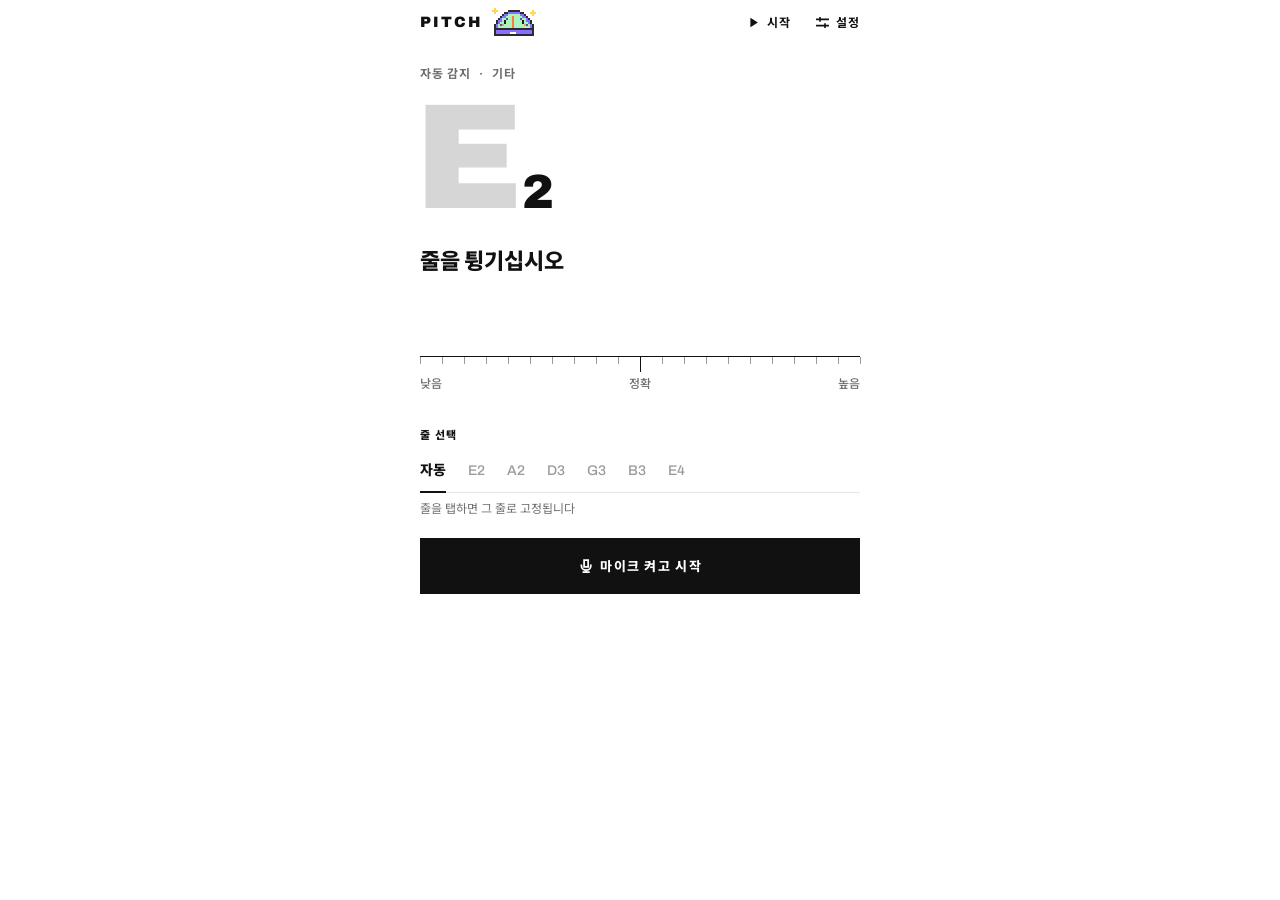
<file: index.html>
<!DOCTYPE html>
<html lang="ko">
<head>
<meta charset="utf-8">
<meta name="viewport" content="width=device-width, initial-scale=1, viewport-fit=cover">
<title>Pitch</title>
<link rel="manifest" href="manifest.webmanifest">
<link rel="icon" type="image/svg+xml" href="/design/shared/icons/pitch.svg">
<!-- apple-touch-icon: scripts/build.js가 빌드 때 design/shared/icons/apple-touch-icon.datauri.txt의 data 주소를 넣는다 -->
<link rel="apple-touch-icon" sizes="180x180" href="__APPLE_TOUCH_ICON__">
<meta name="apple-mobile-web-app-capable" content="yes">
<meta name="apple-mobile-web-app-title" content="Pitch">
<meta name="apple-mobile-web-app-status-bar-style" content="default">
<meta name="theme-color" content="#FFFFFF">
<link rel="preconnect" href="https://fonts.googleapis.com">
<link rel="preconnect" href="https://fonts.gstatic.com" crossorigin>
<link rel="stylesheet" href="https://fonts.googleapis.com/css2?family=Archivo:wght@400;500;700;800;900&family=Noto+Sans+KR:wght@400;500;700;900&display=swap">
<link rel="stylesheet" href="/design/shared/tokens.css">
<script src="/design/shared/symbols.js" defer></script>
<style>
/* Pitch: 공통 토큰(design/shared/tokens.css) 위에 얹는 화면 전용 스타일 */
*,*::before,*::after{box-sizing:border-box}
html{background:var(--pf-white)}
body{-webkit-tap-highlight-color:transparent}
button{font:inherit;color:inherit;border-radius:0;cursor:pointer}
.app{max-width:480px;min-height:100vh;margin:0 auto;display:flex;flex-direction:column;
  padding-bottom:max(20px,env(safe-area-inset-bottom,0px))}

/* 제목 블록: 보조 라벨 + 음 이름 */
/* 음 이름 블록: 제목 줄이 아니라 큰 글자라서 공통 .pf-titleblock(제목 왼쪽, 보조 라벨 오른쪽, CHANGELOG 009)을 쓰지 않고 기존 모양을 유지한다 */
.noteblock{display:flex;flex-direction:column;gap:10px;padding:24px 0 6px}
.note{font:900 150px/.9 var(--pf-font);letter-spacing:-.04em;color:#D6D6D6;margin-left:-.04em;transition:color .15s}
.note .oct{font:900 48px/1 var(--pf-font);letter-spacing:0;color:var(--pf-black);margin-left:6px}
.readout[data-state="good"] .note{color:var(--pf-black)}
.guide{margin-top:18px;font:800 22px/1.2 var(--pf-font);min-height:1.2em}
.sub{margin-top:6px;font:var(--pf-sub);color:var(--pf-gray);min-height:1.4em;font-variant-numeric:tabular-nums}

/* 음정 막대: 검은 기준선, 5% 간격 눈금, 현재 음정은 Ember 세로 막대 */
.meter{position:relative;height:92px;margin-top:14px}
.meter .ember{position:absolute;top:0;height:44px;width:9px;margin-left:-4.5px;left:50%;background:var(--pf-ember);transition:opacity .2s}
.readout[data-state="idle"] .meter .ember{opacity:0}
.meter .base{position:absolute;left:0;right:0;top:44px;height:1px;background:var(--pf-black)}
.meter .tick{position:absolute;top:45px;width:1px;height:7px;background:var(--pf-mute)}
.meter .tick.mid{height:15px;background:var(--pf-black)}
.meter .lab{position:absolute;top:66px;font:500 12px/1 var(--pf-font);color:var(--pf-gray)}
.meter .lab.c{left:50%;transform:translateX(-50%)}
.readout[data-state="good"] .meter .lab.c{font-weight:800;color:var(--pf-black)}

/* 줄 선택 탭 */
.pf-tab.hit{font-weight:800;color:var(--pf-black)}
.hint{margin-top:8px;font:var(--pf-sub);color:var(--pf-gray);min-height:1.4em}

#startBtn{display:none;margin-top:20px}
body[data-run="0"] #startBtn{display:block}
.err{font:700 13px/1.4 var(--pf-font);margin-top:10px;min-height:1.4em}

/* 설정 시트: 상단 직선 + 검정 2px 선, 뒤 배경은 --pf-dim */
.scrim{position:fixed;inset:0;background:var(--pf-dim);display:flex;align-items:flex-end;justify-content:center;z-index:10}
.scrim[hidden]{display:none}
.sheet{width:100%;max-width:480px;max-height:100vh;overflow:auto;padding-bottom:calc(34px + env(safe-area-inset-bottom,0px))}
.sheet-head{display:flex;align-items:center;justify-content:space-between;min-height:var(--pf-touch)}
.sheet-head h2{font:var(--pf-heading);letter-spacing:-.02em;margin:0}
.inst{width:100%;border:0;background:none;text-align:left}
.inst .nm{font:800 16px/1.2 var(--pf-font)}
.inst .box{width:10px;height:10px;margin-left:auto;box-shadow:inset 0 0 0 1px var(--pf-black)}
.inst[aria-pressed="true"] .box{background:var(--pf-black)}
.refline{display:flex;align-items:center;justify-content:space-between;min-height:var(--pf-row)}
.refline .pf-action{font-size:22px;font-weight:700;letter-spacing:0}
.refline output{font:900 34px/1 var(--pf-font);letter-spacing:-.02em;font-variant-numeric:tabular-nums}
.refnote{margin:8px 0 0;font:400 13px/1.5 var(--pf-font);color:var(--pf-gray)}
.sheet .pf-btn-primary{margin-top:28px}
button:focus-visible{outline:2px solid var(--pf-black);outline-offset:2px}
</style>
</head>
<body data-run="0">
<main class="pf-screen app readout" id="readout" data-state="idle">
  <header class="pf-header">
    <div class="pf-topbar">
      <span class="pf-brand">
        <span class="pf-wordmark">Pitch</span>
        <picture>
          <source srcset="/design/shared/characters/pitch-still.png" media="(prefers-reduced-motion: reduce)">
          <img class="pf-brand-character" src="/design/shared/characters/pitch.gif" alt="" width="44" height="28">
        </picture>
      </span>
      <div class="pf-actions">
        <button class="pf-action" id="runBtn"><pf-sym name="play"></pf-sym>시작</button>
        <button class="pf-action" id="gearBtn"><pf-sym name="settings"></pf-sym>설정</button>
      </div>
    </div>
  </header>

  <div class="noteblock">
    <div class="pf-eyebrow" id="eyebrow"></div>
    <div class="note" id="note">E<span class="oct">2</span></div>
  </div>
  <div class="guide" id="status" aria-live="polite">줄을 튕기십시오</div>
  <div class="sub" id="hz"></div>
  <div class="meter" aria-hidden="true" id="meter">
    <div class="base"></div>
    <div class="ember" id="ember"></div>
    <span class="lab" style="left:0">낮음</span><span class="lab c">정확</span><span class="lab" style="right:0">높음</span>
  </div>

  <div class="pf-label"><span>줄 선택</span></div>
  <div class="pf-tabs" id="tabs" role="tablist" aria-label="줄 선택"></div>
  <div class="hint" id="hint"></div>

  <button class="pf-btn-primary" id="startBtn"><pf-sym name="mic"></pf-sym>마이크 켜고 시작</button>
  <div class="err" id="err"></div>
</main>

<div class="pf-update pf-no-tabbar" id="update" role="status" hidden>
  <span class="pf-update-text">새 버전이 있습니다</span>
  <button type="button" class="pf-update-later" id="updateLater">나중에</button>
  <button type="button" class="pf-update-reload" id="updateReload"><pf-sym name="refresh"></pf-sym>새로고침</button>
</div>

<div class="scrim" id="scrim" hidden>
  <div class="pf-sheet sheet" role="dialog" aria-modal="true" aria-label="설정">
    <div class="sheet-head">
      <h2>설정</h2>
      <button class="pf-action" id="closeBtn"><pf-sym name="close"></pf-sym>닫기</button>
    </div>
    <div class="pf-label"><span>악기 선택</span></div>
    <div class="pf-list">
      <button class="pf-row inst" data-inst="guitar" aria-pressed="true"><span class="nm">기타</span><span class="pf-row-sub">6현 · E A D G B E</span><i class="box"></i></button>
      <button class="pf-row inst" data-inst="bass" aria-pressed="false"><span class="nm">베이스</span><span class="pf-row-sub">4현 · E A D G</span><i class="box"></i></button>
    </div>
    <div class="pf-label"><span>기준음 (A4)</span></div>
    <div class="refline">
      <button class="pf-action" id="refDown" aria-label="기준음 낮추기">−</button>
      <output id="refVal">440Hz</output>
      <button class="pf-action" id="refUp" aria-label="기준음 높이기"><pf-sym name="plus"></pf-sym></button>
    </div>
    <p class="refnote">피아노 등 다른 악기와 음높이를 맞출 때만 바꿉니다. 보통은 440Hz 그대로 두면 됩니다.</p>
    <button class="pf-btn-primary" id="doneBtn">완료</button>
  </div>
</div>

<script>
const TUNINGS = {
  guitar: { minF: 70, maxF: 400, strings: [
    {n:'E',o:2,m:40,g:5},{n:'A',o:2,m:45,g:4},{n:'D',o:3,m:50,g:4},
    {n:'G',o:3,m:55,g:3},{n:'B',o:3,m:59,g:2},{n:'E',o:4,m:64,g:2}]},
  bass: { minF: 35, maxF: 120, strings: [
    {n:'E',o:1,m:28,g:7},{n:'A',o:1,m:33,g:6},{n:'D',o:2,m:38,g:5},{n:'G',o:2,m:43,g:4}]}
};
const INST_NAME = { guitar:'기타', bass:'베이스' };
const IN_TUNE = 3;      // ±센트
const GATE_RMS = 0.008; // 이하 무음 처리
const HOLD_MS = 900;

const $ = id => document.getElementById(id);
const store = {
  get(k,d){ try{ const v = localStorage.getItem('tuner.'+k); return v===null?d:JSON.parse(v);}catch(e){return d;} },
  set(k,v){ try{ localStorage.setItem('tuner.'+k, JSON.stringify(v)); }catch(e){} }
};

let inst = store.get('inst','guitar');
let a4 = store.get('a4',440);
let auto = true, locked = 0;
let ctx=null, analyser=null, stream=null, buf=null, raf=0, wake=null;
let hist=[], smooth=null, curIdx=-1, lastHeard=0, frame=0;
let autoTab=null, tabEls=[];

// 음정 막대: 5% 간격 눈금(±50센트를 0-100%로 매핑, 중앙은 길게)
(function(){
  const m=$('meter');
  for(let i=0;i<=20;i++){
    const t=document.createElement('i'); t.className='tick'+(i===10?' mid':'');
    t.style.left=(i*5)+'%'; m.appendChild(t);
  }
})();

// 막대의 Ember 표시: 스프링-댐퍼 관성 (감지 로직과 분리, 목표 센트만 받음)
const emberEl=$('ember');
const reduceMotion=matchMedia('(prefers-reduced-motion:reduce)');
let nPos=0, nVel=0, nTarget=0, nRaf=0, nLast=0;
function renderNeedle(){ emberEl.style.left=(50+Math.max(-50,Math.min(50,nPos))).toFixed(2)+'%'; }
function stepNeedle(t){
  const dt=Math.min(0.05,(t-nLast)/1000||0.016); nLast=t;
  const K=70, C=9.5; // 약한 부족감쇠: 살짝 넘쳤다가 안착
  nVel+=(K*(nTarget-nPos)-C*nVel)*dt;
  nPos+=nVel*dt;
  if(nPos>56){ nPos=56; nVel=-nVel*0.3; } else if(nPos<-56){ nPos=-56; nVel=-nVel*0.3; }
  renderNeedle();
  if(Math.abs(nTarget-nPos)<0.05&&Math.abs(nVel)<0.1){ nPos=nTarget; nVel=0; renderNeedle(); nRaf=0; return; }
  nRaf=requestAnimationFrame(stepNeedle);
}
function setNeedle(c){
  nTarget=Math.max(-50,Math.min(50,c));
  if(reduceMotion.matches){ nPos=nTarget; nVel=0; renderNeedle(); return; }
  if(!nRaf){ nLast=performance.now(); nRaf=requestAnimationFrame(stepNeedle); }
}
renderNeedle();

const freqOf = m => a4 * Math.pow(2,(m-69)/12);

// 줄 선택 탭: 자동 + 각 줄 (줄을 고르면 그 줄로 고정, 같은 탭을 다시 누르면 자동으로 복귀)
function renderStrings(){
  const box=$('tabs'); box.textContent=''; tabEls=[];
  const list=TUNINGS[inst].strings;
  const mk=(label,onclick)=>{
    const b=document.createElement('button');
    b.className='pf-tab'; b.setAttribute('role','tab'); b.textContent=label; b.onclick=onclick;
    box.appendChild(b); return b;
  };
  autoTab=mk('자동',()=>{ if(!auto){ auto=true; syncAuto(); setActive(-1); } });
  autoTab.setAttribute('aria-label','자동 감지');
  list.forEach((s,i)=>{
    const t=mk(`${s.n}${s.o}`,()=>{
      if(!auto&&locked===i){ auto=true; syncAuto(); setActive(-1); return; }
      auto=false; locked=i; showNote(s); syncAuto(); setActive(i);
    });
    t.setAttribute('aria-label',`${s.n}${s.o} 줄`);
    tabEls[i]=t;
  });
  document.querySelectorAll('.inst').forEach(x=>x.setAttribute('aria-pressed',x.dataset.inst===inst));
  showNote(list[0]);
  syncAuto();
  setActive(auto?-1:locked);
}
function refreshTabs(){
  if(!autoTab) return;
  autoTab.setAttribute('aria-selected',auto);
  tabEls.forEach((el,k)=>{
    el.setAttribute('aria-selected',!auto&&k===locked);
    el.classList.toggle('hit',auto&&k===curIdx);
  });
}
function setActive(i){ curIdx=i; refreshTabs(); }
function renderEyebrow(){
  const s=TUNINGS[inst].strings[locked];
  const live=auto&&document.body.dataset.run==='1';
  $('eyebrow').innerHTML=`<span class="${live?'pf-now':''}">${auto?'자동 감지':`${s.n}${s.o} 고정`}</span><span aria-hidden="true">·</span><span>${INST_NAME[inst]}</span>`;
}
function syncAuto(){
  $('hint').textContent = auto ? '줄을 탭하면 그 줄로 고정됩니다' : '고정한 줄을 다시 탭하거나 자동을 탭하면 자동 감지로 돌아갑니다';
  renderEyebrow();
  setActive(auto?curIdx:locked);
}
function showNote(s){ $('note').innerHTML=`${s.n}<span class="oct">${s.o}</span>`; }
function setRef(v){
  a4=Math.max(430,Math.min(450,v)); store.set('a4',a4);
  $('refVal').textContent=a4+'Hz';
}
function syncRun(){
  const on=document.body.dataset.run==='1';
  $('runBtn').innerHTML = on ? '<pf-sym name="stop"></pf-sym>정지' : '<pf-sym name="play"></pf-sym>시작';
  renderEyebrow();
}

document.querySelectorAll('.inst').forEach(b=>b.onclick=()=>{
  inst=b.dataset.inst; store.set('inst',inst); locked=0; smooth=null; hist=[]; auto=true; renderStrings();
});
$('refDown').onclick=()=>setRef(a4-1);
$('refUp').onclick=()=>setRef(a4+1);
$('startBtn').onclick=start;
$('runBtn').onclick=()=> ctx ? stop() : start();
const sheet=$('scrim');
const openSheet=()=>{ sheet.hidden=false; $('closeBtn').focus(); };
const closeSheet=()=>{ sheet.hidden=true; $('gearBtn').focus(); };
$('gearBtn').onclick=openSheet;
$('doneBtn').onclick=closeSheet;
$('closeBtn').onclick=closeSheet;
sheet.addEventListener('click',e=>{ if(e.target===sheet) closeSheet(); });
document.addEventListener('keydown',e=>{ if(e.key==='Escape'&&!sheet.hidden) closeSheet(); });

// YIN 음정 감지
function yin(x, sr, minF, maxF){
  const maxTau=Math.min(Math.floor(sr/minF), x.length>>1);
  const minTau=Math.max(2,Math.floor(sr/maxF));
  const W=x.length-maxTau;
  const d=new Float32Array(maxTau+1);
  for(let tau=1;tau<=maxTau;tau++){
    let s=0;
    for(let j=0;j<W;j++){ const v=x[j]-x[j+tau]; s+=v*v; }
    d[tau]=s;
  }
  // 누적 평균 정규화
  let run=0; d[0]=1;
  for(let tau=1;tau<=maxTau;tau++){ run+=d[tau]; d[tau]=run?d[tau]*tau/run:1; }
  let tau=-1;
  for(let t=minTau;t<maxTau;t++){
    if(d[t]<0.15){ while(t+1<maxTau&&d[t+1]<d[t]) t++; tau=t; break; }
  }
  if(tau<0) return -1;
  const a=d[tau-1], b=d[tau], c=d[tau+1];
  const den=a+c-2*b;
  const better = den ? tau + (a-c)/(2*den) : tau;
  return sr/better;
}

function tick(){
  raf=requestAnimationFrame(tick);
  if((frame++)&1) return; // 약 30fps
  analyser.getFloatTimeDomainData(buf);
  let rms=0; for(let i=0;i<buf.length;i++) rms+=buf[i]*buf[i];
  rms=Math.sqrt(rms/buf.length);
  const now=performance.now();
  const T=TUNINGS[inst];
  let f=-1;
  if(rms>GATE_RMS) f=yin(buf,ctx.sampleRate,T.minF,T.maxF);
  if(f>0){
    hist.push(f); if(hist.length>5) hist.shift();
    const med=[...hist].sort((p,q)=>p-q)[hist.length>>1];
    let idx=locked;
    if(auto){
      let best=1e9;
      T.strings.forEach((s,i)=>{ const c=Math.abs(1200*Math.log2(med/freqOf(s.m))); if(c<best){best=c;idx=i;} });
    }
    if(idx!==curIdx){ smooth=null; setActive(idx); }
    const s=T.strings[idx];
    const cents=1200*Math.log2(med/freqOf(s.m));
    smooth = smooth===null ? cents : smooth*0.7+cents*0.3;
    lastHeard=now;
    draw(s,smooth,med);
  } else if(now-lastHeard>HOLD_MS){
    idle();
  }
}
function draw(s,c,f){
  showNote(s);
  setNeedle(c);
  const r=Math.round(c);
  const good=Math.abs(c)<=IN_TUNE;
  const near=Math.abs(c)<=10; // 10센트 이내는 "조금"
  $('readout').dataset.state = good ? 'good' : (near ? 'near' : 'off');
  $('status').textContent = good ? '정확' : (r<0 ? `${near?'조금 ':''}낮음` : `${near?'조금 ':''}높음`);
  $('hz').textContent = `${good?'':(r>0?'+':'−')+Math.abs(r)+'센트 · '}${f.toFixed(1)}Hz, 목표 ${freqOf(s.m).toFixed(1)}Hz`;
}
function idle(){
  if($('readout').dataset.state==='idle') return;
  $('readout').dataset.state='idle';
  $('status').textContent='줄을 튕기십시오';
  $('hz').textContent='';
  hist=[]; smooth=null; setNeedle(0);
  if(auto) setActive(-1);
}

async function start(){
  $('err').textContent='';
  try{
    stream=await navigator.mediaDevices.getUserMedia({audio:{echoCancellation:false,noiseSuppression:false,autoGainControl:false}});
  }catch(e){
    $('err').textContent = e && e.name==='NotAllowedError'
      ? '마이크 권한이 꺼져 있습니다. 브라우저 설정에서 이 페이지의 마이크를 허용한 뒤 다시 시작하십시오.'
      : '마이크를 열 수 없습니다. 다른 앱이 마이크를 쓰고 있지 않은지 확인하십시오.';
    return;
  }
  ctx=new (window.AudioContext||window.webkitAudioContext)();
  if (ctx.state === 'suspended') await ctx.resume();
  const src=ctx.createMediaStreamSource(stream);
  analyser=ctx.createAnalyser(); analyser.fftSize=4096;
  src.connect(analyser);
  buf=new Float32Array(analyser.fftSize);
  try{ wake=await navigator.wakeLock?.request('screen'); }catch(e){}
  document.body.dataset.run='1'; syncRun();
  $('status').textContent='줄을 튕기십시오';
  tick();
}
function stop(){
  cancelAnimationFrame(raf);
  stream?.getTracks().forEach(t=>t.stop());
  ctx?.close(); ctx=null;
  try{ wake?.release(); }catch(e){} wake=null;
  document.body.dataset.run='0'; syncRun();
  idle();
}

// 새 버전 알림: /version.json과 이 파일에 들어 있는 APP_VERSION을 비교한다.
const APP_VERSION = '__APP_VERSION__'; // 배포 빌드에서 scripts/write-version.js가 커밋 SHA로 바꾼다
(function(){
  const bar=$('update');
  const KEY='pitch.updateLater';
  let later=''; try{ later=sessionStorage.getItem(KEY)||''; }catch(e){}
  let latest='';
  async function check(){
    if(APP_VERSION.startsWith('__')) return; // 빌드에서 값이 주입되지 않은 환경(로컬 등)은 비교하지 않는다
    try{
      const r=await fetch('/version.json',{cache:'no-store'});
      if(!r.ok) return;
      const v=(await r.json()).version;
      if(typeof v!=='string'||!v) return;
      latest=v;
      bar.hidden=!(v!==APP_VERSION&&v!==later);
    }catch(e){ /* 오프라인이거나 받지 못하면 아무것도 띄우지 않는다 */ }
  }
  $('updateLater').onclick=()=>{
    later=latest; bar.hidden=true;
    try{ sessionStorage.setItem(KEY,later); }catch(e){}
  };
  $('updateReload').onclick=async()=>{
    try{
      const reg='serviceWorker' in navigator ? await navigator.serviceWorker.getRegistration() : null;
      if(reg){
        await reg.update();
        if(reg.waiting) reg.waiting.postMessage('skipWaiting');
        const w=reg.installing||reg.waiting;
        if(w&&w.state!=='activated'){
          await new Promise(res=>{
            w.addEventListener('statechange',()=>{ if(w.state==='activated'||w.state==='redundant') res(); });
            setTimeout(res,3000);
          });
        }
      }
    }catch(e){}
    location.reload();
  };
  check();                                                        // 앱이 열릴 때
  document.addEventListener('visibilitychange',()=>{ if(document.visibilityState==='visible') check(); }); // 앱으로 돌아올 때
  setInterval(check,5*60*1000);                                   // 5분마다
})();

setRef(a4);
renderStrings();
syncRun();
if('serviceWorker' in navigator){ navigator.serviceWorker.register('sw.js').catch(()=>{}); }
</script>
</body>
</html>
</file>
<file: design/shared/tokens.css>
/* Personal App Family: 공통 디자인 토큰 v1
   폰트 로드 (index.html <head>):
   <link rel="stylesheet" href="https://fonts.googleapis.com/css2?family=Archivo:wght@400;500;700;800;900&family=Noto+Sans+KR:wght@400;500;700;900&family=IBM+Plex+Mono:wght@400;600;700&display=swap">
*/
:root {
  /* Color */
  --pf-black: #111111;      /* 글자, 주 버튼, 섹션 시작선, 아이콘 바탕 */
  --pf-white: #FFFFFF;      /* 화면 바탕 */
  --pf-gray: #6E6E6E;       /* 보조 텍스트 */
  --pf-mute: #9A9A9A;       /* 비활성 탭 */
  --pf-line: #E6E6E6;       /* 목록 구분선 */
  --pf-ember: #FF7A3D;      /* 지금, 오늘, 현재 상태 표시 전용 */
  --pf-info-red: #D7262E;   /* 정보 색 예외 (버스 노선 등) */
  --pf-dim: rgba(17, 17, 17, 0.35); /* 시트 뒤 배경 */

  /* Type */
  --pf-font: 'Archivo', 'Noto Sans KR', system-ui, sans-serif;
  --pf-mono: 'IBM Plex Mono', ui-monospace, monospace; /* 타브 악보처럼 글자 정렬이 필요한 곳만 */
  --pf-wordmark: 900 15px/1 var(--pf-font);   /* 대문자, letter-spacing 0.14em */
  --pf-title: 900 44px/1.02 var(--pf-font);   /* letter-spacing -0.035em */
  --pf-heading: 900 30px/1.1 var(--pf-font);  /* 시트 제목, 빈 상태 제목 */
  --pf-body: 500 16px/1.4 var(--pf-font);
  --pf-sub: 400 12px/1.4 var(--pf-font);
  --pf-label: 800 11px/1 var(--pf-font);      /* letter-spacing 0.12em */
  --pf-action: 700 12px/1 var(--pf-font);     /* 텍스트 버튼, letter-spacing 0.08em */

  /* Layout */
  --pf-side: 20px;          /* 화면 좌우 여백 */
  --pf-top: 54px;           /* 상단 안전영역 아래 시작 */
  --pf-touch: 44px;         /* 최소 터치 영역 */
  --pf-row: 52px;           /* 목록 행 최소 높이 */
  --pf-radius: 0;           /* 모서리 없음 */
  --pf-tabbar: 80px;
}

body { margin: 0; background: var(--pf-white); color: var(--pf-black); font: var(--pf-body); }

.pf-screen { padding: var(--pf-top) var(--pf-side) calc(var(--pf-tabbar) + 24px); }

/* 상단 바: 대문자 앱 이름 + 텍스트 버튼 */
.pf-topbar { height: var(--pf-touch); display: flex; align-items: center; justify-content: space-between; }
.pf-wordmark { font: var(--pf-wordmark); letter-spacing: 0.14em; text-transform: uppercase; }
.pf-action { min-width: var(--pf-touch); height: var(--pf-touch); padding: 0 2px; border: 0; background: none; font: var(--pf-action); letter-spacing: 0.08em; color: var(--pf-black); }

/* 제목 블록 */
.pf-titleblock { padding: 36px 0 28px; display: flex; flex-direction: column; gap: 10px; }
.pf-eyebrow { font: 700 12px/1 var(--pf-font); letter-spacing: 0.08em; color: var(--pf-gray); display: flex; align-items: center; gap: 8px; }
.pf-title { font: var(--pf-title); letter-spacing: -0.035em; margin: 0; }

/* 현재 표시: Ember 사각 점 */
.pf-now::before { content: ""; width: 7px; height: 7px; background: var(--pf-ember); display: inline-block; margin-right: 6px; }

/* 밑줄 탭 (세그먼트) */
.pf-tabs { display: flex; gap: 22px; box-shadow: inset 0 -1px 0 var(--pf-line); overflow-x: auto; }
.pf-tab { height: var(--pf-touch); padding: 0; border: 0; background: none; font: 500 14px/1 var(--pf-font); color: var(--pf-mute); white-space: nowrap; }
.pf-tab[aria-selected="true"] { font-weight: 800; color: var(--pf-black); box-shadow: inset 0 -2px 0 var(--pf-black); }

/* 섹션 라벨 + 목록 */
.pf-label { display: flex; justify-content: space-between; align-items: center; padding: 26px 0 8px; font: var(--pf-label); letter-spacing: 0.12em; }
.pf-list { box-shadow: inset 0 1px 0 var(--pf-black); }
.pf-row { display: flex; align-items: center; gap: 14px; min-height: var(--pf-row); padding: 8px 0; box-shadow: inset 0 -1px 0 var(--pf-line); }
.pf-row-sub { font: var(--pf-sub); color: var(--pf-gray); }

/* 버튼, 입력 */
.pf-btn-primary { width: 100%; height: 56px; border: 0; border-radius: 0; background: var(--pf-black); color: var(--pf-white); font: 800 13px/1 var(--pf-font); letter-spacing: 0.12em; }
.pf-input { height: 52px; display: flex; align-items: center; gap: 12px; box-shadow: inset 0 -1px 0 var(--pf-black); }
.pf-input input { flex: 1; min-width: 0; border: 0; padding: 0; background: none; font: 500 17px/1 var(--pf-font); color: var(--pf-black); outline: none; }

/* 하단 탭바: 글자만 */
.pf-tabbar { position: fixed; left: 0; right: 0; bottom: 0; height: var(--pf-tabbar); padding: 6px var(--pf-side) env(safe-area-inset-bottom, 30px); box-sizing: border-box; background: var(--pf-white); box-shadow: inset 0 1px 0 var(--pf-black); display: flex; }
.pf-tabbar button { flex: 1; height: var(--pf-touch); border: 0; background: none; font: 500 12px/1 var(--pf-font); letter-spacing: 0.06em; color: var(--pf-mute); }
.pf-tabbar button[aria-current="page"] { font-weight: 800; color: var(--pf-black); }

/* 시트 */
.pf-sheet { background: var(--pf-white); box-shadow: inset 0 2px 0 var(--pf-black); padding: 26px var(--pf-side) 34px; }

:focus-visible { outline: 2px solid var(--pf-black); outline-offset: 2px; }

/* ---------- v1.1 추가: 상단 헤더 고정 (CHANGELOG 002) ---------- */
/* 필요 조건: <meta name="viewport" content="width=device-width, initial-scale=1, viewport-fit=cover"> */
.pf-header {
  position: sticky; top: 0; z-index: 20;
  background: var(--pf-white);
  margin: 0 calc(var(--pf-side) * -1);
  padding: env(safe-area-inset-top, 0px) var(--pf-side) 0;   /* 노치·다이내믹 아일랜드 바로 아래에서 시작 */
}
.pf-header .pf-topbar { height: var(--pf-touch); }            /* 높이 44px 고정 */
.pf-header .pf-wordmark { font: var(--pf-wordmark); letter-spacing: 0.14em; text-transform: uppercase; }
.pf-actions { display: flex; align-items: center; gap: 20px; }
.pf-actions .pf-action:last-child { text-align: right; padding-right: 0; } /* 마지막 버튼 글자를 오른쪽 여백선에 맞춤 */
.pf-header + .pf-titleblock { padding-top: 24px; }            /* 헤더와 제목 사이 간격 고정 */
.pf-screen:has(> .pf-header) { padding-top: 0; }              /* 헤더가 안전 영역을 맡으므로 화면 위 여백 제거 */
.pf-tabbar button { display: flex; align-items: center; justify-content: center; text-align: center; }

/* ---------- v1.2 추가: 업데이트 알림 띠 (CHANGELOG 003) ---------- */
.pf-update { position: fixed; left: var(--pf-side); right: var(--pf-side); bottom: calc(var(--pf-tabbar) + 12px); z-index: 50; height: 56px; padding: 0 6px 0 16px; background: var(--pf-black); color: var(--pf-white); display: flex; align-items: center; gap: 12px; }
.pf-update[hidden] { display: none; }
.pf-update::before { content: ""; width: 7px; height: 7px; background: var(--pf-ember); flex-shrink: 0; }
.pf-update-text { flex: 1; font: 700 14px/1.2 var(--pf-font); }
.pf-update button { height: var(--pf-touch); padding: 0 10px; border: 0; background: none; font: 800 12px/1 var(--pf-font); letter-spacing: 0.08em; color: var(--pf-white); }
.pf-update button.pf-update-later { color: var(--pf-mute); font-weight: 700; }
.pf-screen.pf-no-tabbar ~ .pf-update, .pf-update.pf-no-tabbar { bottom: calc(env(safe-area-inset-bottom, 0px) + 12px); }

/* ---------- v1.3 추가: 기호 요소 (CHANGELOG 005, v1/symbols.js와 함께) ---------- */
pf-sym { display: inline-block; width: 1.25em; height: 1.25em; flex-shrink: 0; vertical-align: -0.25em; color: inherit; }
pf-sym svg { display: block; }
.pf-action pf-sym, .pf-btn-primary pf-sym { margin-right: 6px; }
.pf-row > pf-sym:last-child { width: 22px; height: 22px; }
.pf-tabbar button { flex-direction: column; gap: 4px; }
.pf-tabbar pf-sym { width: 22px; height: 22px; }

/* ---------- v1.4: 제목 줄 배치, 보조 라벨 오른쪽 (CHANGELOG 009) ---------- */
.pf-titleblock { flex-direction: row; flex-wrap: wrap; align-items: flex-end; justify-content: space-between; column-gap: 16px; row-gap: 8px; }
.pf-titleblock .pf-title { order: 1; min-width: 0; }
.pf-titleblock .pf-eyebrow { order: 2; margin-left: auto; padding-bottom: 6px; }

/* ---------- v1.5: 워드마크 옆 작은 앱 아이콘 (CHANGELOG 011) ---------- */
.pf-brand { display: inline-flex; align-items: center; gap: 8px; }
.pf-brand-icon { width: 20px; height: 20px; display: block; flex-shrink: 0; }

/* ---------- v1.6: 상단 앱 캐릭터 (CHANGELOG 012) ---------- */
.pf-brand-character { width: 24px; height: 24px; display: block; flex-shrink: 0; image-rendering: pixelated; image-rendering: crisp-edges; }

/* ---------- v1.7: 탭바 높이와 상단 캐릭터 크기 (CHANGELOG 013) ---------- */
:root { --pf-tabbar: calc(58px + env(safe-area-inset-bottom, 0px)); }
.pf-tabbar { height: var(--pf-tabbar); padding: 4px var(--pf-side) env(safe-area-inset-bottom, 0px); }
.pf-tabbar button { height: 54px; }
.pf-brand-character { width: auto; height: 28px; }
</file>
